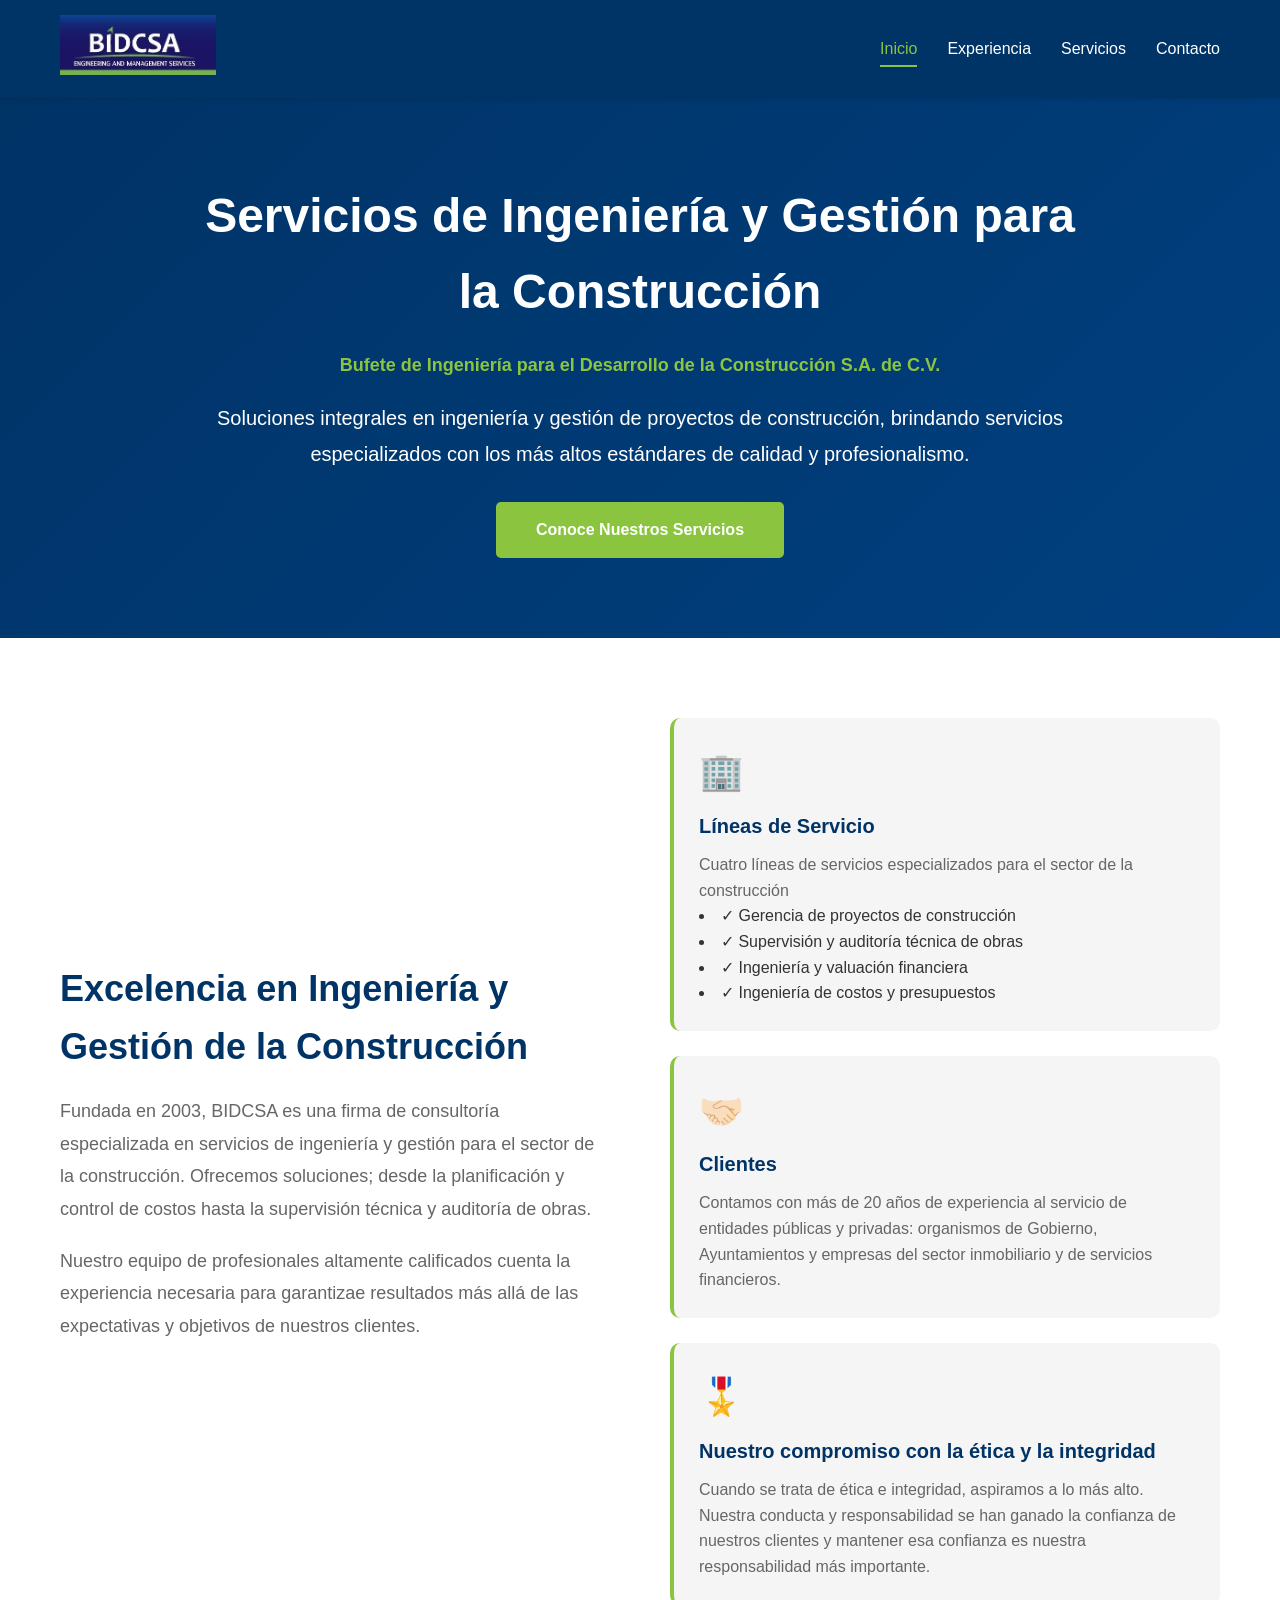
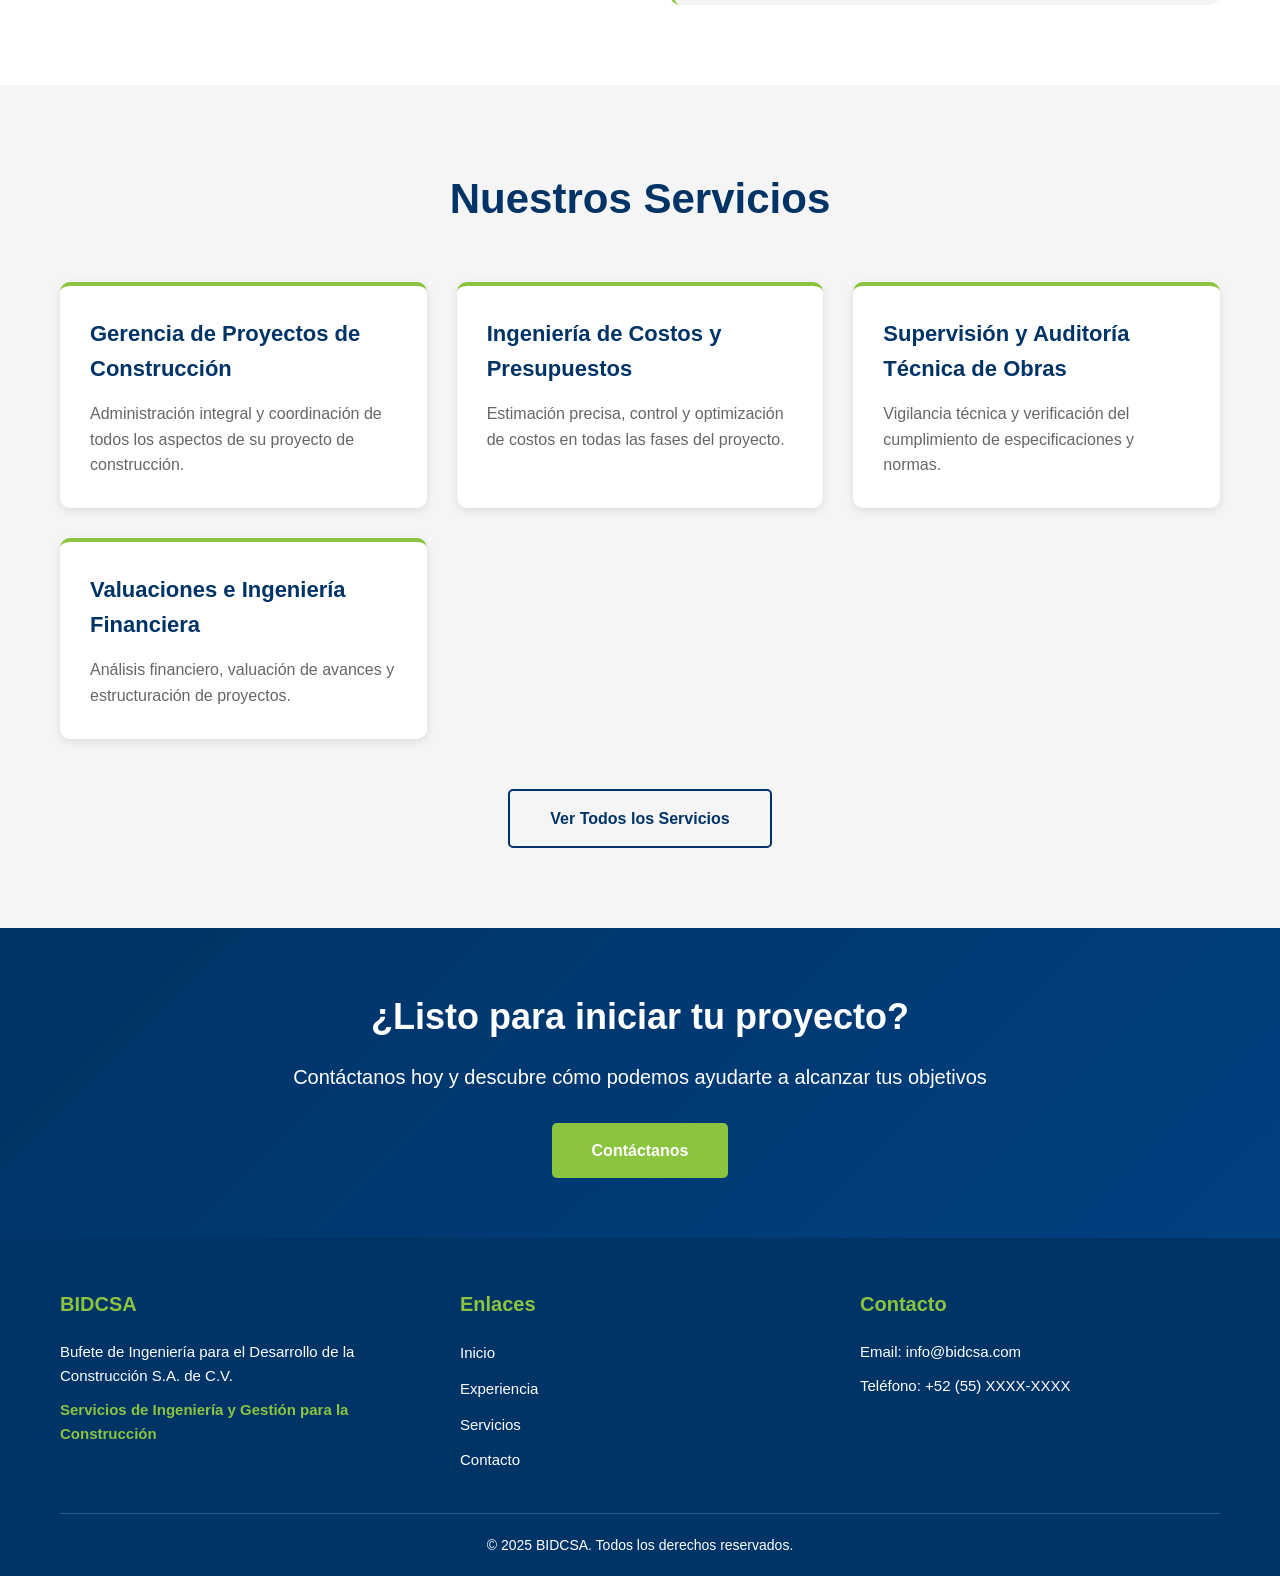
<file: index.html>
<!DOCTYPE html>
<html lang="es">
<head>
    <meta charset="UTF-8">
    <meta name="viewport" content="width=device-width, initial-scale=1.0">
    <title>BIDCSA - Servicios de Ingeniería y Gestión para la Construcción</title>
    <link rel="stylesheet" href="styles.css">
</head>
<body>
    <header>
        <nav class="navbar">
            <div class="container">
                <div class="logo">
                    <img src="logo.png" alt="BIDCSA Logo">
                </div>
                <ul class="nav-menu">
                    <li><a href="index.html" class="active">Inicio</a></li>
                    <li><a href="experiencia.html">Experiencia</a></li>
                    <li><a href="servicios.html">Servicios</a></li>
                    <li><a href="contacto.html">Contacto</a></li>
                </ul>
                <div class="menu-toggle">
                    <span></span>
                    <span></span>
                    <span></span>
                </div>
            </div>
        </nav>
    </header>

    <section class="hero">
        <div class="container">
            <div class="hero-content">
                <h1>Servicios de Ingeniería y Gestión para la Construcción</h1>
                <p class="subtitle">Bufete de Ingeniería para el Desarrollo de la Construcción S.A. de C.V.</p>
                <p class="hero-description">Soluciones integrales en ingeniería y gestión de proyectos de construcción, brindando servicios especializados con los más altos estándares de calidad y profesionalismo.</p>
                <a href="servicios.html" class="btn-primary">Conoce Nuestros Servicios</a>
            </div>
        </div>
    </section>

    <section class="intro">
        <div class="container">
            <div class="intro-grid">
                <div class="intro-text">
                    <h2>Excelencia en Ingeniería y Gestión de la Construcción</h2>
                    <p>Fundada en 2003, BIDCSA es una firma de consultoría especializada en servicios de ingeniería y gestión para el sector de la construcción. Ofrecemos soluciones; desde la planificación y control de costos hasta la supervisión técnica y auditoría de obras.</p>
                    <p>Nuestro equipo de profesionales altamente calificados cuenta la experiencia necesaria para garantizae resultados más allá de las expectativas y objetivos de nuestros clientes.</p>
                </div>
                <div class="intro-features">
                    <div class="feature-card">
                        <div class="feature-icon">🏢</div>
                        <h3>Líneas de Servicio</h3>
                        <p>Cuatro líneas de servicios especializados para el sector de la construcción</p>
                            <li>✓ Gerencia de proyectos de construcción</li>
                            <li>✓ Supervisión y auditoría técnica de obras</li>
                            <li>✓ Ingeniería y valuación financiera</li>
                            <li>✓ Ingeniería de costos y presupuestos</li>
                    </div>
                    <div class="feature-card">
                        <div class="feature-icon">🤝🏻</div>
                        <h3>Clientes</h3>
                        <p>Contamos con más de 20 años de experiencia al servicio de entidades públicas y privadas: organismos de Gobierno, Ayuntamientos y empresas del sector inmobiliario y de servicios financieros.</p>
                    </div>
                    <div class="feature-card">
                        <div class="feature-icon">🎖️</div>
                        <h3>Nuestro compromiso con la ética y la integridad</h3>
                        <p>Cuando se trata de ética e integridad, aspiramos a lo más alto. Nuestra conducta y responsabilidad se han ganado la confianza de nuestros clientes y mantener esa confianza es nuestra responsabilidad más importante.</p>
                    </div>
                </div>
            </div>
        </div>
    </section>

    <section class="services-preview">
        <div class="container">
            <h2>Nuestros Servicios</h2>
            <div class="services-grid">
                <div class="service-card">
                    <h3>Gerencia de Proyectos de Construcción</h3>
                    <p>Administración integral y coordinación de todos los aspectos de su proyecto de construcción.</p>
                </div>
                <div class="service-card">
                    <h3>Ingeniería de Costos y Presupuestos</h3>
                    <p>Estimación precisa, control y optimización de costos en todas las fases del proyecto.</p>
                </div>
                <div class="service-card">
                    <h3>Supervisión y Auditoría Técnica de Obras</h3>
                    <p>Vigilancia técnica y verificación del cumplimiento de especificaciones y normas.</p>
                </div>
                <div class="service-card">
                    <h3>Valuaciones e Ingeniería Financiera</h3>
                    <p>Análisis financiero, valuación de avances y estructuración de proyectos.</p>
                </div>
            </div>
            <div class="cta-center">
                <a href="servicios.html" class="btn-secondary">Ver Todos los Servicios</a>
            </div>
        </div>
    </section>

    <section class="cta-section">
        <div class="container">
            <h2>¿Listo para iniciar tu proyecto?</h2>
            <p>Contáctanos hoy y descubre cómo podemos ayudarte a alcanzar tus objetivos</p>
            <a href="contacto.html" class="btn-primary">Contáctanos</a>
        </div>
    </section>

    <footer>
        <div class="container">
            <div class="footer-content">
                <div class="footer-col">
                    <h4>BIDCSA</h4>
                    <p>Bufete de Ingeniería para el Desarrollo de la Construcción S.A. de C.V.</p>
                    <p class="tagline">Servicios de Ingeniería y Gestión para la Construcción</p>
                </div>
                <div class="footer-col">
                    <h4>Enlaces</h4>
                    <ul>
                        <li><a href="index.html">Inicio</a></li>
                        <li><a href="experiencia.html">Experiencia</a></li>
                        <li><a href="servicios.html">Servicios</a></li>
                        <li><a href="contacto.html">Contacto</a></li>
                    </ul>
                </div>
                <div class="footer-col">
                    <h4>Contacto</h4>
                    <p>Email: info@bidcsa.com</p>
                    <p>Teléfono: +52 (55) XXXX-XXXX</p>
                </div>
            </div>
            <div class="footer-bottom">
                <p>&copy; 2025 BIDCSA. Todos los derechos reservados.</p>
            </div>
        </div>
    </footer>

    <script src="script.js"></script>
</body>
</html>
</file>
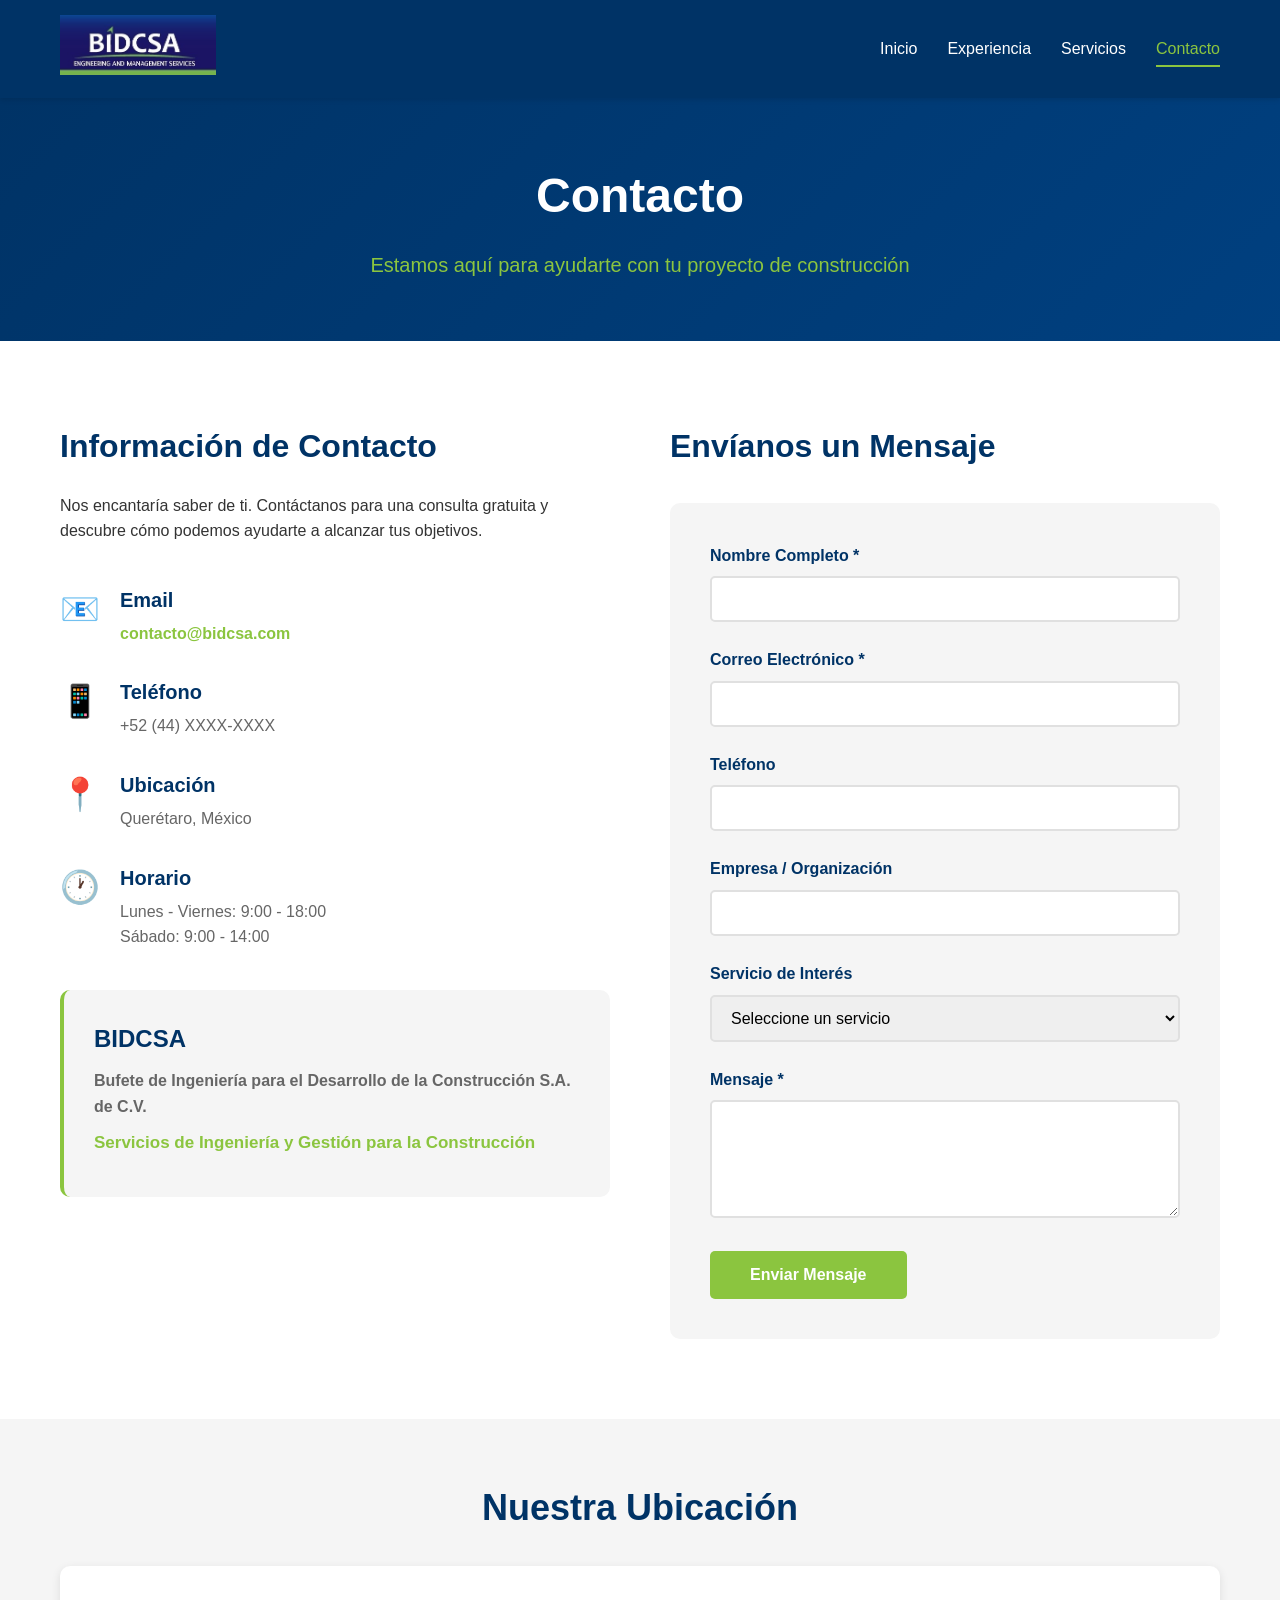
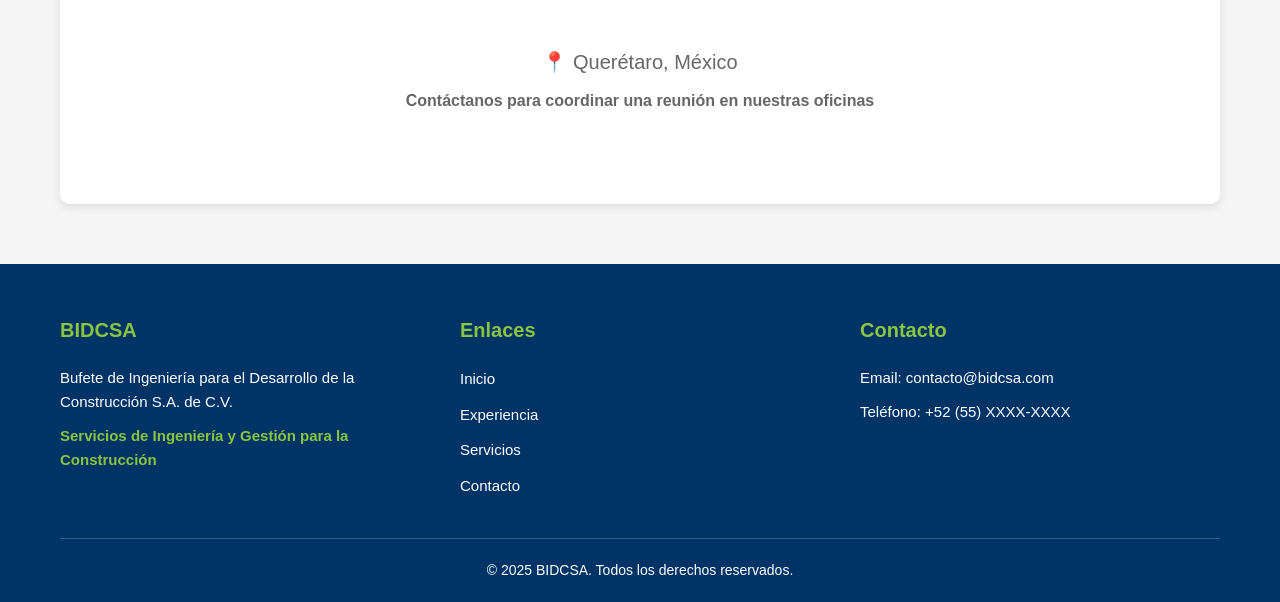
<file: contacto.html>
<!DOCTYPE html>
<html lang="es">
<head>
    <meta charset="UTF-8">
    <meta name="viewport" content="width=device-width, initial-scale=1.0">
    <title>Contacto - BIDCSA</title>
    <link rel="stylesheet" href="styles.css">
</head>
<body>
    <header>
        <nav class="navbar">
            <div class="container">
                <div class="logo">
                    <img src="logo.png" alt="BIDCSA Logo">
                </div>
                <ul class="nav-menu">
                    <li><a href="index.html">Inicio</a></li>
                    <li><a href="experiencia.html">Experiencia</a></li>
                    <li><a href="servicios.html">Servicios</a></li>
                    <li><a href="contacto.html" class="active">Contacto</a></li>
                </ul>
                <div class="menu-toggle">
                    <span></span>
                    <span></span>
                    <span></span>
                </div>
            </div>
        </nav>
    </header>

    <section class="page-header">
        <div class="container">
            <h1>Contacto</h1>
            <p>Estamos aquí para ayudarte con tu proyecto de construcción</p>
        </div>
    </section>

    <section class="contact-section">
        <div class="container">
            <div class="contact-grid">
                <div class="contact-info">
                    <h2>Información de Contacto</h2>
                    <p>Nos encantaría saber de ti. Contáctanos para una consulta gratuita y descubre cómo podemos ayudarte a alcanzar tus objetivos.</p>
                    
                    <div class="contact-details">
                        <div class="contact-item">
                            <div class="contact-icon">📧</div>
                            <div>
                                <h3>Email</h3>
                                <p><a href="mailto:contacto@bidcsa.com">contacto@bidcsa.com</a></p>
                            </div>
                        </div>
                        
                        <div class="contact-item">
                            <div class="contact-icon">📱</div>
                            <div>
                                <h3>Teléfono</h3>
                                <p>+52 (44) XXXX-XXXX</p>
                            </div>
                        </div>
                        
                        <div class="contact-item">
                            <div class="contact-icon">📍</div>
                            <div>
                                <h3>Ubicación</h3>
                                <p>Querétaro, México</p>
                            </div>
                        </div>
                        
                        <div class="contact-item">
                            <div class="contact-icon">🕐</div>
                            <div>
                                <h3>Horario</h3>
                                <p>Lunes - Viernes: 9:00 - 18:00</p>
                                <p>Sábado: 9:00 - 14:00</p>
                            </div>
                        </div>
                    </div>

                    <div class="company-info">
                        <h3>BIDCSA</h3>
                        <p><strong>Bufete de Ingeniería para el Desarrollo de la Construcción S.A. de C.V.</strong></p>
                        <p class="tagline">Servicios de Ingeniería y Gestión para la Construcción</p>
                    </div>
                </div>

                <div class="contact-form-container">
                    <h2>Envíanos un Mensaje</h2>
                    <form id="contactForm" class="contact-form">
                        <div class="form-group">
                            <label for="nombre">Nombre Completo *</label>
                            <input type="text" id="nombre" name="nombre" required>
                        </div>

                        <div class="form-group">
                            <label for="email">Correo Electrónico *</label>
                            <input type="email" id="email" name="email" required>
                        </div>

                        <div class="form-group">
                            <label for="telefono">Teléfono</label>
                            <input type="tel" id="telefono" name="telefono">
                        </div>

                        <div class="form-group">
                            <label for="empresa">Empresa / Organización</label>
                            <input type="text" id="empresa" name="empresa">
                        </div>

                        <div class="form-group">
                            <label for="servicio">Servicio de Interés</label>
                            <select id="servicio" name="servicio">
                                <option value="">Seleccione un servicio</option>
                                <option value="gerencia">Gerencia de Proyectos de Construcción</option>
                                <option value="costos">Ingeniería de Costos y Presupuestos</option>
                                <option value="supervision">Supervisión y Auditoría Técnica de Obras</option>
                                <option value="valuaciones">Valuaciones e Ingeniería Financiera</option>
                                <option value="otro">Otro</option>
                            </select>
                        </div>

                        <div class="form-group">
                            <label for="mensaje">Mensaje *</label>
                            <textarea id="mensaje" name="mensaje" rows="5" required></textarea>
                        </div>

                        <button type="submit" class="btn-primary">Enviar Mensaje</button>
                        
                        <div id="formMessage" class="form-message"></div>
                    </form>
                </div>
            </div>
        </div>
    </section>

    <section class="map-section">
        <div class="container">
            <h2>Nuestra Ubicación</h2>
            <div class="map-placeholder">
                <p>📍 Querétaro, México</p>
                <p class="map-note">Contáctanos para coordinar una reunión en nuestras oficinas</p>
            </div>
        </div>
    </section>

    <footer>
        <div class="container">
            <div class="footer-content">
                <div class="footer-col">
                    <h4>BIDCSA</h4>
                    <p>Bufete de Ingeniería para el Desarrollo de la Construcción S.A. de C.V.</p>
                    <p class="tagline">Servicios de Ingeniería y Gestión para la Construcción</p>
                </div>
                <div class="footer-col">
                    <h4>Enlaces</h4>
                    <ul>
                        <li><a href="index.html">Inicio</a></li>
                        <li><a href="experiencia.html">Experiencia</a></li>
                        <li><a href="servicios.html">Servicios</a></li>
                        <li><a href="contacto.html">Contacto</a></li>
                    </ul>
                </div>
                <div class="footer-col">
                    <h4>Contacto</h4>
                    <p>Email: contacto@bidcsa.com</p>
                    <p>Teléfono: +52 (55) XXXX-XXXX</p>
                </div>
            </div>
            <div class="footer-bottom">
                <p>&copy; 2025 BIDCSA. Todos los derechos reservados.</p>
            </div>
        </div>
    </footer>

    <script src="script.js"></script>
</body>
</html>
</file>
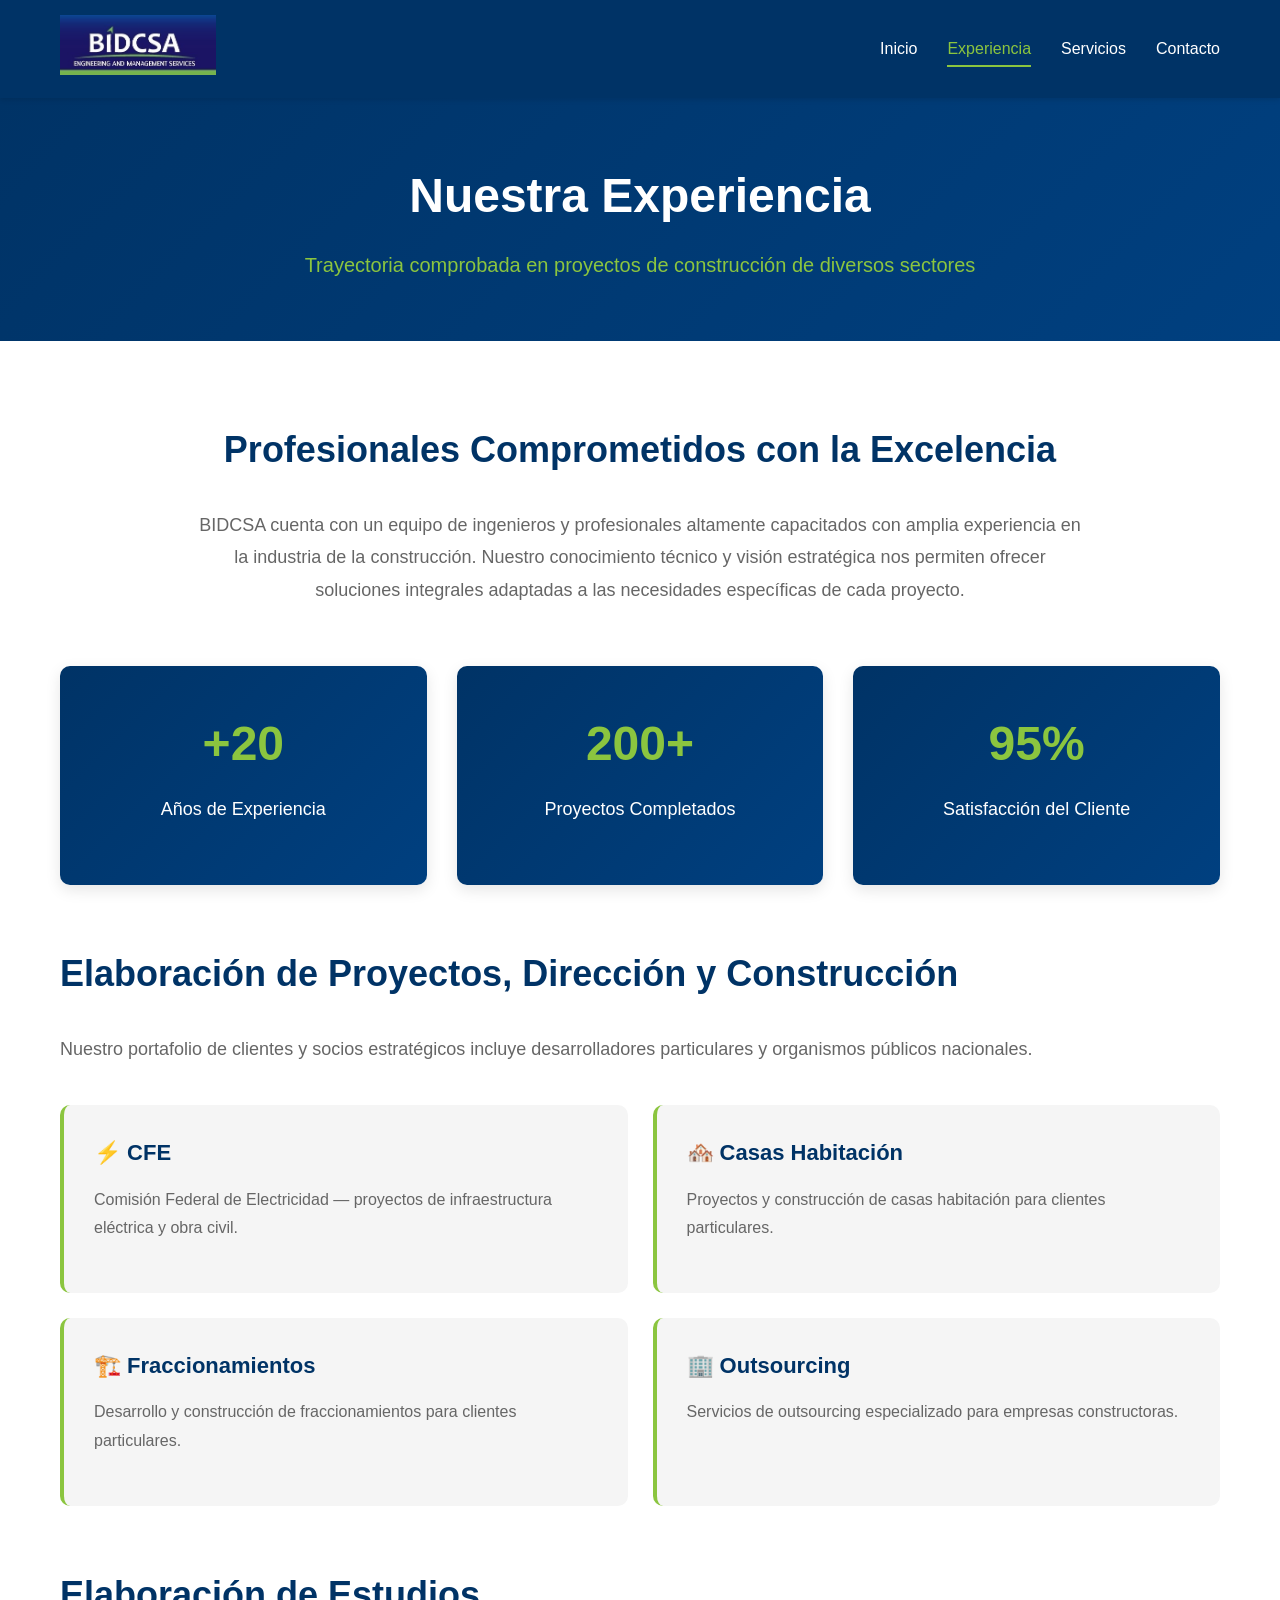
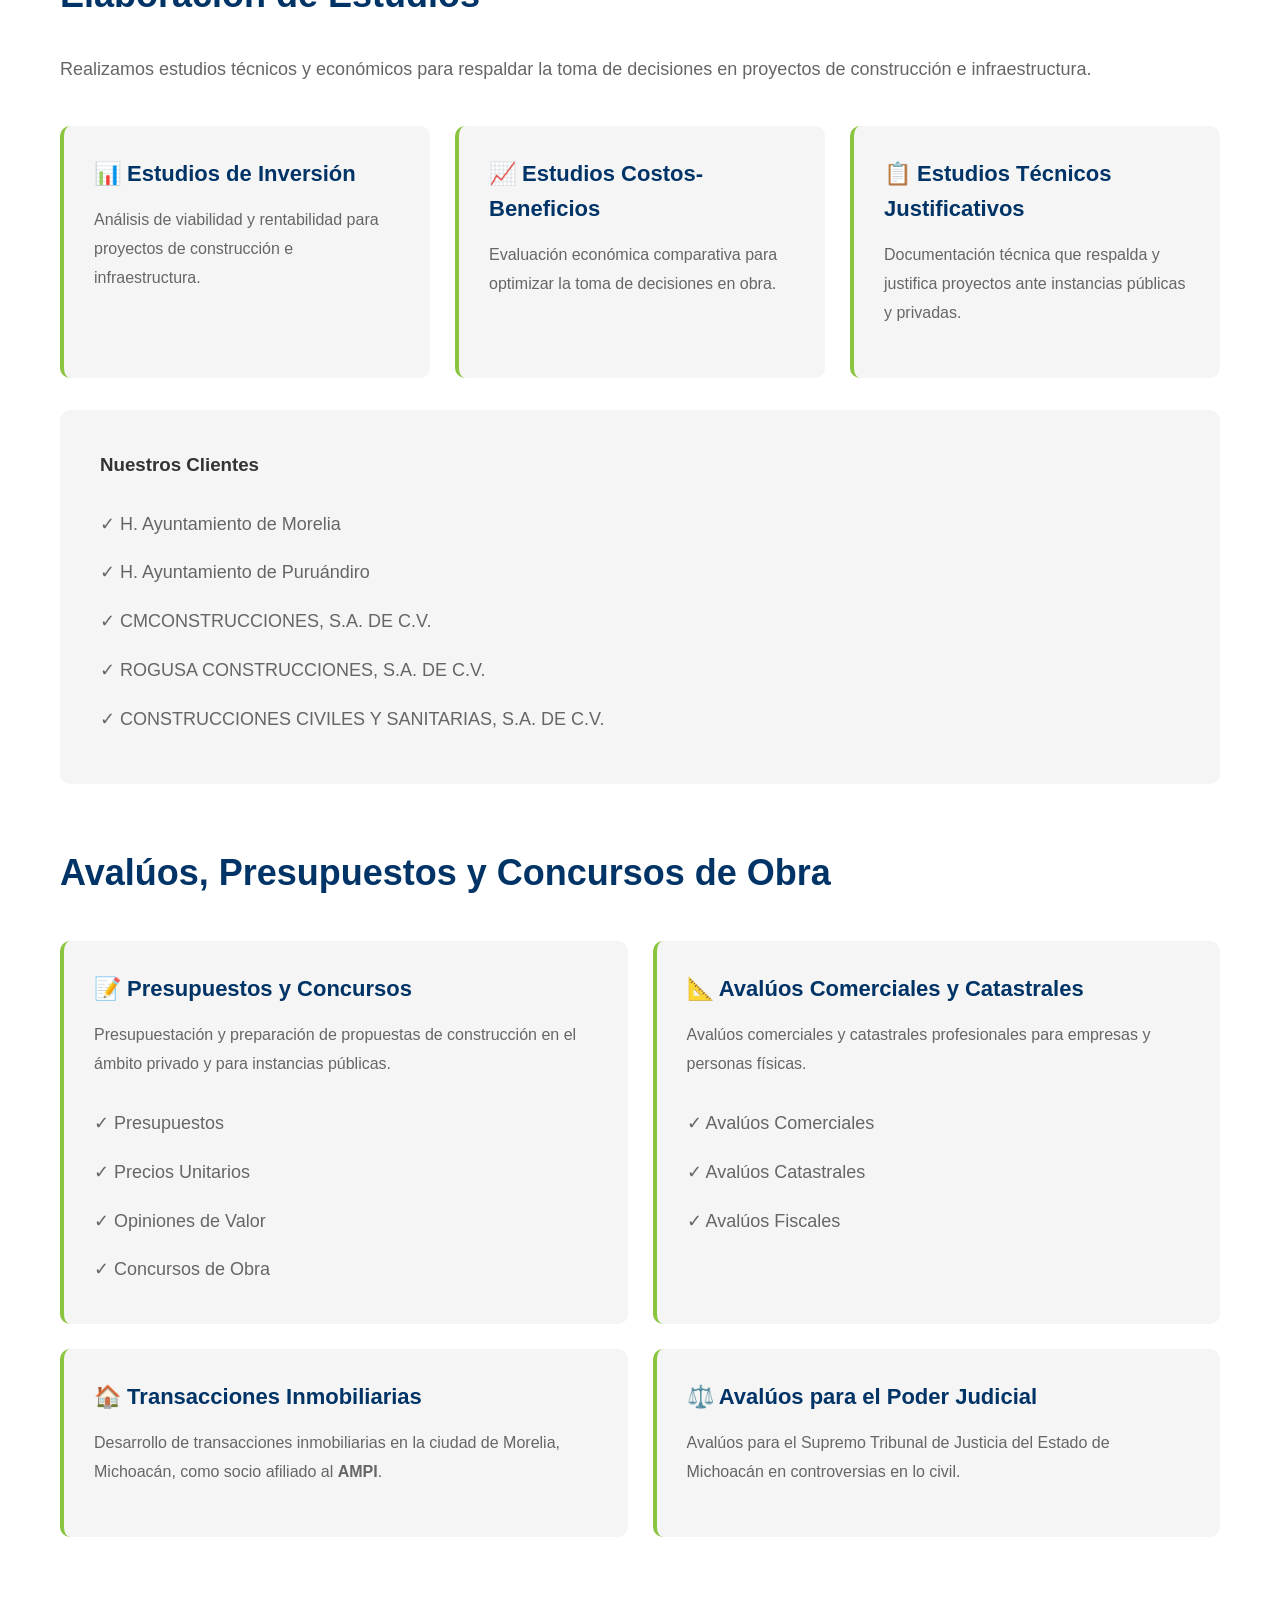
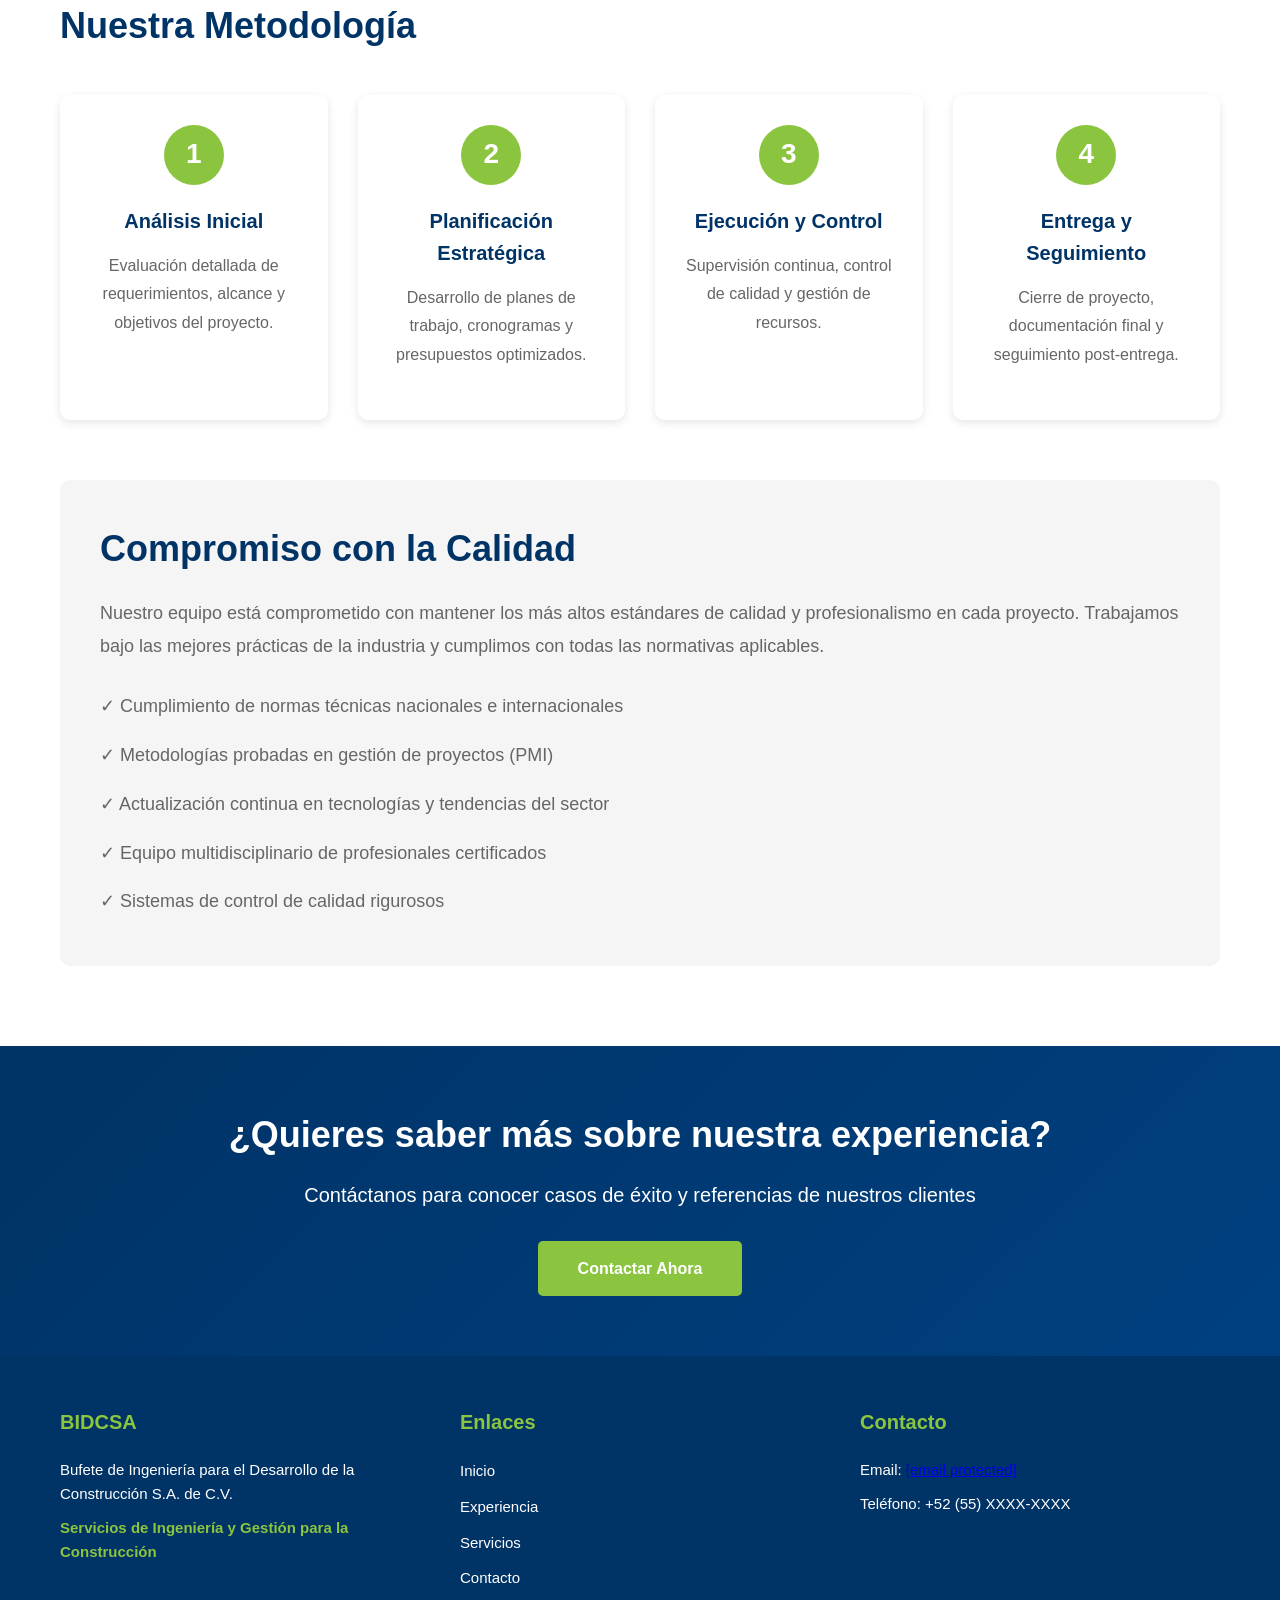
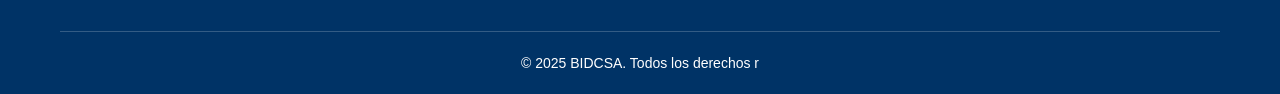
<file: experiencia.html>
<!DOCTYPE html>
<html lang="es">
<head>
    <meta charset="UTF-8">
    <meta name="viewport" content="width=device-width, initial-scale=1.0">
    <title>Experiencia - BIDCSA</title>
    <link rel="stylesheet" href="styles.css">
</head>
<body>
    <header>
        <nav class="navbar">
            <div class="container">
                <div class="logo">
                    <img src="logo.png" alt="BIDCSA Logo">
                </div>
                <ul class="nav-menu">
                    <li><a href="index.html">Inicio</a></li>
                    <li><a href="experiencia.html" class="active">Experiencia</a></li>
                    <li><a href="servicios.html">Servicios</a></li>
                    <li><a href="contacto.html">Contacto</a></li>
                </ul>
                <div class="menu-toggle">
                    <span></span>
                    <span></span>
                    <span></span>
                </div>
            </div>
        </nav>
    </header>

    <section class="page-header">
        <div class="container">
            <h1>Nuestra Experiencia</h1>
            <p>Trayectoria comprobada en proyectos de construcción de diversos sectores</p>
        </div>
    </section>

    <section class="content-section">
        <div class="container">
            <div class="experience-intro">
                <h2>Profesionales Comprometidos con la Excelencia</h2>
                <p>BIDCSA cuenta con un equipo de ingenieros y profesionales altamente capacitados con amplia experiencia en la industria de la construcción. Nuestro conocimiento técnico y visión estratégica nos permiten ofrecer soluciones integrales adaptadas a las necesidades específicas de cada proyecto.</p>
            </div>

            <div class="stats-grid">
                <div class="stat-card">
                    <h3 class="stat-number">+20</h3>
                    <p>Años de Experiencia</p>
                </div>
                <div class="stat-card">
                    <h3 class="stat-number">200+</h3>
                    <p>Proyectos Completados</p>
                </div>
                <div class="stat-card">
                    <h3 class="stat-number">95%</h3>
                    <p>Satisfacción del Cliente</p>
                </div>

            </div>

            <!-- ELABORACIÓN DE PROYECTOS, DIRECCIÓN Y CONSTRUCCIÓN -->
            <div class="experience-content">
                <h2>Elaboración de Proyectos, Dirección y Construcción</h2>
                <p>Nuestro portafolio de clientes y socios estratégicos incluye desarrolladores particulares y organismos públicos nacionales.</p>
                <div class="sectors-grid" style="grid-template-columns: repeat(2, 1fr);">
                    <div class="sector-card">
                        <h3>⚡ CFE</h3>
                        <p>Comisión Federal de Electricidad — proyectos de infraestructura eléctrica y obra civil.</p>
                    </div>
                    <div class="sector-card">
                        <h3>🏘️ Casas Habitación</h3>
                        <p>Proyectos y construcción de casas habitación para clientes particulares.</p>
                    </div>
                    <div class="sector-card">
                        <h3>🏗️ Fraccionamientos</h3>
                        <p>Desarrollo y construcción de fraccionamientos para clientes particulares.</p>
                    </div>
                    <div class="sector-card">
                        <h3>🏢 Outsourcing</h3>
                        <p>Servicios de outsourcing especializado para empresas constructoras.</p>
                    </div>
                </div>
            </div>

            <!-- ELABORACIÓN DE ESTUDIOS -->
            <div class="experience-content" style="margin-top: 3rem;">
                <h2>Elaboración de Estudios</h2>
                <p>Realizamos estudios técnicos y económicos para respaldar la toma de decisiones en proyectos de construcción e infraestructura.</p>
                <div class="sectors-grid">
                    <div class="sector-card">
                        <h3>📊 Estudios de Inversión</h3>
                        <p>Análisis de viabilidad y rentabilidad para proyectos de construcción e infraestructura.</p>
                    </div>
                    <div class="sector-card">
                        <h3>📈 Estudios Costos-Beneficios</h3>
                        <p>Evaluación económica comparativa para optimizar la toma de decisiones en obra.</p>
                    </div>
                    <div class="sector-card">
                        <h3>📋 Estudios Técnicos Justificativos</h3>
                        <p>Documentación técnica que respalda y justifica proyectos ante instancias públicas y privadas.</p>
                    </div>
                </div>
                <div class="certifications" style="margin-top: 2rem;">
                    <h3>Nuestros Clientes</h3>
                    <ul class="quality-list">
                        <li>✓ H. Ayuntamiento de Morelia</li>
                        <li>✓ H. Ayuntamiento de Puruándiro</li>
                        <li>✓ CMCONSTRUCCIONES, S.A. DE C.V.</li>
                        <li>✓ ROGUSA CONSTRUCCIONES, S.A. DE C.V.</li>
                        <li>✓ CONSTRUCCIONES CIVILES Y SANITARIAS, S.A. DE C.V.</li>
                    </ul>
                </div>
            </div>

            <!-- AVALÚOS, PRESUPUESTOS Y CONCURSOS DE OBRA -->
            <div class="experience-content" style="margin-top: 3rem;">
                <h2>Avalúos, Presupuestos y Concursos de Obra</h2>
                <div class="sectors-grid" style="grid-template-columns: repeat(2, 1fr);">
                    <div class="sector-card">
                        <h3>📝 Presupuestos y Concursos</h3>
                        <p>Presupuestación y preparación de propuestas de construcción en el ámbito privado y para instancias públicas.</p>
                        <ul class="quality-list">
                            <li>✓ Presupuestos</li>
                            <li>✓ Precios Unitarios</li>
                            <li>✓ Opiniones de Valor</li>
                            <li>✓ Concursos de Obra</li>
                        </ul>
                    </div>
                    <div class="sector-card">
                        <h3>📐 Avalúos Comerciales y Catastrales</h3>
                        <p>Avalúos comerciales y catastrales profesionales para empresas y personas físicas.</p>
                        <ul class="quality-list">
                            <li>✓ Avalúos Comerciales</li>
                            <li>✓ Avalúos Catastrales</li>
                            <li>✓ Avalúos Fiscales</li>
                        </ul>
                    </div>
                    <div class="sector-card">
                        <h3>🏠 Transacciones Inmobiliarias</h3>
                        <p>Desarrollo de transacciones inmobiliarias en la ciudad de Morelia, Michoacán, como socio afiliado al <strong>AMPI</strong>.</p>
                    </div>
                    <div class="sector-card">
                        <h3>⚖️ Avalúos para el Poder Judicial</h3>
                        <p>Avalúos para el Supremo Tribunal de Justicia del Estado de Michoacán en controversias en lo civil.</p>
                    </div>
                </div>
            </div>

            <!-- METODOLOGÍA -->
            <div class="expertise-section" style="margin-top: 3rem;">
                <h2>Nuestra Metodología</h2>
                <div class="methodology-grid">
                    <div class="methodology-step">
                        <div class="step-number">1</div>
                        <h3>Análisis Inicial</h3>
                        <p>Evaluación detallada de requerimientos, alcance y objetivos del proyecto.</p>
                    </div>
                    <div class="methodology-step">
                        <div class="step-number">2</div>
                        <h3>Planificación Estratégica</h3>
                        <p>Desarrollo de planes de trabajo, cronogramas y presupuestos optimizados.</p>
                    </div>
                    <div class="methodology-step">
                        <div class="step-number">3</div>
                        <h3>Ejecución y Control</h3>
                        <p>Supervisión continua, control de calidad y gestión de recursos.</p>
                    </div>
                    <div class="methodology-step">
                        <div class="step-number">4</div>
                        <h3>Entrega y Seguimiento</h3>
                        <p>Cierre de proyecto, documentación final y seguimiento post-entrega.</p>
                    </div>
                </div>
            </div>

            <!-- COMPROMISO CON LA CALIDAD -->
            <div class="certifications">
                <h2>Compromiso con la Calidad</h2>
                <p>Nuestro equipo está comprometido con mantener los más altos estándares de calidad y profesionalismo en cada proyecto. Trabajamos bajo las mejores prácticas de la industria y cumplimos con todas las normativas aplicables.</p>
                <ul class="quality-list">
                    <li>✓ Cumplimiento de normas técnicas nacionales e internacionales</li>
                    <li>✓ Metodologías probadas en gestión de proyectos (PMI)</li>
                    <li>✓ Actualización continua en tecnologías y tendencias del sector</li>
                    <li>✓ Equipo multidisciplinario de profesionales certificados</li>
                    <li>✓ Sistemas de control de calidad rigurosos</li>
                </ul>
            </div>
        </div>
    </section>

    <section class="cta-section">
        <div class="container">
            <h2>¿Quieres saber más sobre nuestra experiencia?</h2>
            <p>Contáctanos para conocer casos de éxito y referencias de nuestros clientes</p>
            <a href="contacto.html" class="btn-primary">Contactar Ahora</a>
        </div>
    </section>

    <footer>
        <div class="container">
            <div class="footer-content">
                <div class="footer-col">
                    <h4>BIDCSA</h4>
                    <p>Bufete de Ingeniería para el Desarrollo de la Construcción S.A. de C.V.</p>
                    <p class="tagline">Servicios de Ingeniería y Gestión para la Construcción</p>
                </div>
                <div class="footer-col">
                    <h4>Enlaces</h4>
                    <ul>
                        <li><a href="index.html">Inicio</a></li>
                        <li><a href="experiencia.html">Experiencia</a></li>
                        <li><a href="servicios.html">Servicios</a></li>
                        <li><a href="contacto.html">Contacto</a></li>
                    </ul>
                </div>
                <div class="footer-col">
                    <h4>Contacto</h4>
                    <p>Email: <a href="/cdn-cgi/l/email-protection" class="__cf_email__" data-cfemail="01686f676e416368656272602f626e6c">[email&#160;protected]</a></p>
                    <p>Teléfono: +52 (55) XXXX-XXXX</p>
                </div>
            </div>
            <div class="footer-bottom">
                <p>&copy; 2025 BIDCSA. Todos los derechos r
</file>
<file: styles.css>
/* BIDCSA Website Styles */
/* Brand Colors: Navy Blue (#003366), Lime Green (#8BC53F), White (#FFFFFF) */

* {
    margin: 0;
    padding: 0;
    box-sizing: border-box;
}

:root {
    --primary-blue: #003366;
    --primary-green: #8BC53F;
    --white: #FFFFFF;
    --light-gray: #F5F5F5;
    --medium-gray: #E0E0E0;
    --dark-gray: #333333;
    --text-gray: #666666;
}

body {
    font-family: 'Arial', 'Helvetica', sans-serif;
    line-height: 1.6;
    color: var(--dark-gray);
    background-color: var(--white);
}

.container {
    max-width: 1200px;
    margin: 0 auto;
    padding: 0 20px;
}

/* Navigation */
.navbar {
    background-color: var(--primary-blue);
    padding: 15px 0;
    position: sticky;
    top: 0;
    z-index: 1000;
    box-shadow: 0 2px 5px rgba(0,0,0,0.1);
}

.navbar .container {
    display: flex;
    justify-content: space-between;
    align-items: center;
}

.logo img {
    height: 60px;
    width: auto;
}

.nav-menu {
    display: flex;
    list-style: none;
    gap: 30px;
}

.nav-menu a {
    color: var(--white);
    text-decoration: none;
    font-weight: 500;
    font-size: 16px;
    transition: color 0.3s ease;
    padding: 8px 0;
}

.nav-menu a:hover,
.nav-menu a.active {
    color: var(--primary-green);
    border-bottom: 2px solid var(--primary-green);
}

.menu-toggle {
    display: none;
    flex-direction: column;
    cursor: pointer;
}

.menu-toggle span {
    width: 25px;
    height: 3px;
    background-color: var(--white);
    margin: 3px 0;
    transition: 0.3s;
}

/* Hero Section */
.hero {
    background: linear-gradient(135deg, var(--primary-blue) 0%, #004080 100%);
    color: var(--white);
    padding: 80px 0;
    text-align: center;
}

.hero-content {
    max-width: 900px;
    margin: 0 auto;
}

.hero h1 {
    font-size: 48px;
    margin-bottom: 20px;
    font-weight: 700;
}

.hero .subtitle {
    font-size: 18px;
    color: var(--primary-green);
    margin-bottom: 20px;
    font-weight: 600;
}

.hero-description {
    font-size: 20px;
    margin-bottom: 30px;
    line-height: 1.8;
}

/* Buttons */
.btn-primary,
.btn-secondary {
    display: inline-block;
    padding: 15px 40px;
    text-decoration: none;
    border-radius: 5px;
    font-weight: 600;
    font-size: 16px;
    transition: all 0.3s ease;
    border: none;
    cursor: pointer;
}

.btn-primary {
    background-color: var(--primary-green);
    color: var(--white);
}

.btn-primary:hover {
    background-color: #7AB62F;
    transform: translateY(-2px);
    box-shadow: 0 5px 15px rgba(139, 197, 63, 0.3);
}

.btn-secondary {
    background-color: transparent;
    color: var(--primary-blue);
    border: 2px solid var(--primary-blue);
}

.btn-secondary:hover {
    background-color: var(--primary-blue);
    color: var(--white);
}

/* Intro Section */
.intro {
    padding: 80px 0;
    background-color: var(--white);
}

.intro-grid {
    display: grid;
    grid-template-columns: 1fr 1fr;
    gap: 60px;
    align-items: center;
}

.intro-text h2 {
    color: var(--primary-blue);
    font-size: 36px;
    margin-bottom: 20px;
}

.intro-text p {
    font-size: 18px;
    margin-bottom: 20px;
    color: var(--text-gray);
    line-height: 1.8;
}

.intro-features {
    display: flex;
    flex-direction: column;
    gap: 25px;
}

.feature-card {
    background-color: var(--light-gray);
    padding: 25px;
    border-radius: 10px;
    border-left: 4px solid var(--primary-green);
    transition: transform 0.3s ease;
}

.feature-card:hover {
    transform: translateX(10px);
}

.feature-icon {
    font-size: 36px;
    margin-bottom: 10px;
}

.feature-card h3 {
    color: var(--primary-blue);
    margin-bottom: 10px;
    font-size: 20px;
}

.feature-card p {
    color: var(--text-gray);
    font-size: 16px;
}

/* Services Preview Section */
.services-preview {
    background-color: var(--light-gray);
    padding: 80px 0;
}

.services-preview h2 {
    text-align: center;
    color: var(--primary-blue);
    font-size: 42px;
    margin-bottom: 50px;
}

.services-grid {
    display: grid;
    grid-template-columns: repeat(auto-fit, minmax(280px, 1fr));
    gap: 30px;
    margin-bottom: 50px;
}

.service-card {
    background-color: var(--white);
    padding: 30px;
    border-radius: 10px;
    box-shadow: 0 3px 10px rgba(0,0,0,0.1);
    transition: all 0.3s ease;
    border-top: 4px solid var(--primary-green);
}

.service-card:hover {
    transform: translateY(-10px);
    box-shadow: 0 10px 30px rgba(0,0,0,0.15);
}

.service-card h3 {
    color: var(--primary-blue);
    margin-bottom: 15px;
    font-size: 22px;
}

.service-card p {
    color: var(--text-gray);
    font-size: 16px;
    line-height: 1.6;
}

.cta-center {
    text-align: center;
}

/* CTA Section */
.cta-section {
    background: linear-gradient(135deg, var(--primary-blue) 0%, #004080 100%);
    color: var(--white);
    padding: 60px 0;
    text-align: center;
}

.cta-section h2 {
    font-size: 36px;
    margin-bottom: 15px;
}

.cta-section p {
    font-size: 20px;
    margin-bottom: 30px;
}

/* Page Header */
.page-header {
    background: linear-gradient(135deg, var(--primary-blue) 0%, #004080 100%);
    color: var(--white);
    padding: 60px 0;
    text-align: center;
}

.page-header h1 {
    font-size: 48px;
    margin-bottom: 15px;
}

.page-header p {
    font-size: 20px;
    color: var(--primary-green);
}

/* Content Section */
.content-section {
    padding: 80px 0;
}

.content-section h2 {
    color: var(--primary-blue);
    font-size: 36px;
    margin-bottom: 30px;
}

.content-section p {
    font-size: 18px;
    color: var(--text-gray);
    line-height: 1.8;
    margin-bottom: 20px;
}

/* Experience Page Styles */
.experience-intro {
    text-align: center;
    max-width: 900px;
    margin: 0 auto 60px;
}

.stats-grid {
    display: grid;
    grid-template-columns: repeat(auto-fit, minmax(200px, 1fr));
    gap: 30px;
    margin: 60px 0;
}

.stat-card {
    background: linear-gradient(135deg, var(--primary-blue) 0%, #004080 100%);
    color: var(--white);
    padding: 40px 20px;
    text-align: center;
    border-radius: 10px;
    box-shadow: 0 5px 15px rgba(0,0,0,0.1);
}

.stat-number {
    font-size: 48px;
    font-weight: 700;
    color: var(--primary-green);
    margin-bottom: 10px;
}

.stat-card p {
    font-size: 18px;
    color: var(--white);
}

.experience-content {
    margin: 60px 0;
}

.sectors-grid {
    display: grid;
    grid-template-columns: repeat(auto-fit, minmax(300px, 1fr));
    gap: 25px;
    margin-top: 40px;
}

.sector-card {
    background-color: var(--light-gray);
    padding: 30px;
    border-radius: 10px;
    border-left: 4px solid var(--primary-green);
    transition: transform 0.3s ease;
}

.sector-card:hover {
    transform: translateX(10px);
    background-color: var(--white);
    box-shadow: 0 5px 15px rgba(0,0,0,0.1);
}

.sector-card h3 {
    color: var(--primary-blue);
    margin-bottom: 15px;
    font-size: 22px;
}

.sector-card p {
    color: var(--text-gray);
    font-size: 16px;
}

.expertise-section {
    margin: 60px 0;
}

.methodology-grid {
    display: grid;
    grid-template-columns: repeat(auto-fit, minmax(250px, 1fr));
    gap: 30px;
    margin-top: 40px;
}

.methodology-step {
    text-align: center;
    padding: 30px;
    background-color: var(--white);
    border-radius: 10px;
    box-shadow: 0 3px 10px rgba(0,0,0,0.1);
}

.step-number {
    width: 60px;
    height: 60px;
    background-color: var(--primary-green);
    color: var(--white);
    font-size: 28px;
    font-weight: 700;
    border-radius: 50%;
    display: flex;
    align-items: center;
    justify-content: center;
    margin: 0 auto 20px;
}

.methodology-step h3 {
    color: var(--primary-blue);
    margin-bottom: 15px;
    font-size: 20px;
}

.methodology-step p {
    color: var(--text-gray);
    font-size: 16px;
}

.certifications {
    background-color: var(--light-gray);
    padding: 40px;
    border-radius: 10px;
    margin-top: 60px;
}

.certifications h2 {
    color: var(--primary-blue);
    margin-bottom: 20px;
}

.quality-list {
    list-style: none;
    margin-top: 20px;
}

.quality-list li {
    padding: 10px 0;
    font-size: 18px;
    color: var(--text-gray);
}

/* Services Page Styles */
.services-intro {
    text-align: center;
    max-width: 900px;
    margin: 0 auto 60px;
}

.service-detail {
    background-color: var(--white);
    margin-bottom: 50px;
    padding: 40px;
    border-radius: 10px;
    box-shadow: 0 3px 15px rgba(0,0,0,0.1);
}

.service-content {
    max-width: 900px;
}

.service-icon {
    font-size: 48px;
    margin-bottom: 20px;
}

.service-detail h2 {
    color: var(--primary-blue);
    font-size: 32px;
    margin-bottom: 20px;
}

.service-description {
    font-size: 20px;
    color: var(--text-gray);
    margin-bottom: 30px;
    line-height: 1.8;
}

.service-quote {
    color: var(--primary-green);
    font-style: italic;
    border-left: 4px solid var(--primary-green);
    margin: 25px 0;
    padding: 15px 20px;
    background-color: rgba(139, 197, 63, 0.02);
}

.service-detail h3 {
    color: var(--primary-blue);
    font-size: 24px;
    margin: 30px 0 15px;
}

.service-list,
.benefits-list {
    margin-left: 20px;
    margin-bottom: 20px;
}

.service-list li,
.benefits-list li {
    padding: 8px 0;
    font-size: 17px;
    color: var(--text-gray);
    line-height: 1.6;
}

.benefits-list {
    list-style: none;
    margin-left: 0;
}

.benefits-list li {
    padding-left: 10px;
    color: var(--dark-gray);
    font-weight: 500;
}

.why-choose {
    background-color: var(--light-gray);
    padding: 60px 0;
}

.why-choose h2 {
    text-align: center;
    color: var(--primary-blue);
    font-size: 36px;
    margin-bottom: 40px;
}

.reasons-grid {
    display: grid;
    grid-template-columns: repeat(auto-fit, minmax(250px, 1fr));
    gap: 30px;
}

.reason-card {
    background-color: var(--white);
    padding: 30px;
    border-radius: 10px;
    text-align: center;
    box-shadow: 0 3px 10px rgba(0,0,0,0.1);
}

.reason-card h3 {
    color: var(--primary-blue);
    margin-bottom: 15px;
    font-size: 22px;
}

.reason-card p {
    color: var(--text-gray);
    font-size: 16px;
}

/* Contact Page Styles */
.contact-section {
    padding: 80px 0;
}

.contact-grid {
    display: grid;
    grid-template-columns: 1fr 1fr;
    gap: 60px;
}

.contact-info h2 {
    color: var(--primary-blue);
    font-size: 32px;
    margin-bottom: 20px;
}

.contact-details {
    margin: 40px 0;
}

.contact-item {
    display: flex;
    gap: 20px;
    margin-bottom: 30px;
}

.contact-icon {
    font-size: 32px;
    color: var(--primary-green);
}

.contact-item h3 {
    color: var(--primary-blue);
    font-size: 20px;
    margin-bottom: 5px;
}

.contact-item p {
    color: var(--text-gray);
    font-size: 16px;
}

.contact-item a {
    color: var(--primary-green);
    text-decoration: none;
    font-weight: 600;
}

.contact-item a:hover {
    text-decoration: underline;
}

.company-info {
    background-color: var(--light-gray);
    padding: 30px;
    border-radius: 10px;
    border-left: 4px solid var(--primary-green);
    margin-top: 40px;
}

.company-info h3 {
    color: var(--primary-blue);
    font-size: 24px;
    margin-bottom: 10px;
}

.company-info p {
    color: var(--text-gray);
    font-size: 16px;
    margin-bottom: 10px;
}

.company-info .tagline {
    color: var(--primary-green);
    font-weight: 600;
    font-size: 17px;
}

/* Contact Form */
.contact-form-container h2 {
    color: var(--primary-blue);
    font-size: 32px;
    margin-bottom: 30px;
}

.contact-form {
    background-color: var(--light-gray);
    padding: 40px;
    border-radius: 10px;
}

.form-group {
    margin-bottom: 25px;
}

.form-group label {
    display: block;
    color: var(--primary-blue);
    font-weight: 600;
    margin-bottom: 8px;
    font-size: 16px;
}

.form-group input,
.form-group select,
.form-group textarea {
    width: 100%;
    padding: 12px 15px;
    border: 2px solid var(--medium-gray);
    border-radius: 5px;
    font-size: 16px;
    font-family: 'Arial', sans-serif;
    transition: border-color 0.3s ease;
}

.form-group input:focus,
.form-group select:focus,
.form-group textarea:focus {
    outline: none;
    border-color: var(--primary-green);
}

.form-group textarea {
    resize: vertical;
}

.form-message {
    margin-top: 20px;
    padding: 15px;
    border-radius: 5px;
    display: none;
}

.form-message.success {
    background-color: #d4edda;
    color: #155724;
    border: 1px solid #c3e6cb;
    display: block;
}

.form-message.error {
    background-color: #f8d7da;
    color: #721c24;
    border: 1px solid #f5c6cb;
    display: block;
}

/* Map Section */
.map-section {
    padding: 60px 0;
    background-color: var(--light-gray);
}

.map-section h2 {
    text-align: center;
    color: var(--primary-blue);
    font-size: 36px;
    margin-bottom: 30px;
}

.map-placeholder {
    background-color: var(--white);
    padding: 80px 40px;
    text-align: center;
    border-radius: 10px;
    box-shadow: 0 3px 10px rgba(0,0,0,0.1);
}

.map-placeholder p {
    font-size: 20px;
    color: var(--text-gray);
    margin-bottom: 10px;
}

.map-note {
    font-size: 16px !important;
    color: var(--primary-blue);
    font-weight: 600;
}

/* Footer */
footer {
    background-color: var(--primary-blue);
    color: var(--white);
    padding: 50px 0 20px;
}

.footer-content {
    display: grid;
    grid-template-columns: repeat(auto-fit, minmax(250px, 1fr));
    gap: 40px;
    margin-bottom: 30px;
}

.footer-col h4 {
    color: var(--primary-green);
    margin-bottom: 20px;
    font-size: 20px;
}

.footer-col p {
    color: var(--white);
    margin-bottom: 10px;
    font-size: 15px;
}

.footer-col .tagline {
    color: var(--primary-green);
    font-weight: 600;
}

.footer-col ul {
    list-style: none;
}

.footer-col ul li {
    margin-bottom: 10px;
}

.footer-col ul li a {
    color: var(--white);
    text-decoration: none;
    transition: color 0.3s ease;
    font-size: 15px;
}

.footer-col ul li a:hover {
    color: var(--primary-green);
}

.footer-bottom {
    border-top: 1px solid rgba(255,255,255,0.2);
    padding-top: 20px;
    text-align: center;
}

.footer-bottom p {
    color: var(--white);
    font-size: 14px;
}

/* Responsive Design */
@media (max-width: 968px) {
    .intro-grid,
    .contact-grid {
        grid-template-columns: 1fr;
    }
    
    .nav-menu {
        display: none;
        position: absolute;
        top: 90px;
        left: 0;
        right: 0;
        background-color: var(--primary-blue);
        flex-direction: column;
        padding: 20px;
        box-shadow: 0 5px 10px rgba(0,0,0,0.2);
    }
    
    .nav-menu.active {
        display: flex;
    }
    
    .menu-toggle {
        display: flex;
    }
    
    .hero h1 {
        font-size: 36px;
    }
    
    .hero-description {
        font-size: 18px;
    }
}

@media (max-width: 768px) {
    .hero h1 {
        font-size: 32px;
    }
    
    .services-grid {
        grid-template-columns: 1fr;
    }
    
    .service-detail {
        padding: 25px;
    }
    
    .contact-form {
        padding: 25px;
    }
    
    .page-header h1 {
        font-size: 36px;
    }
}
</file>
